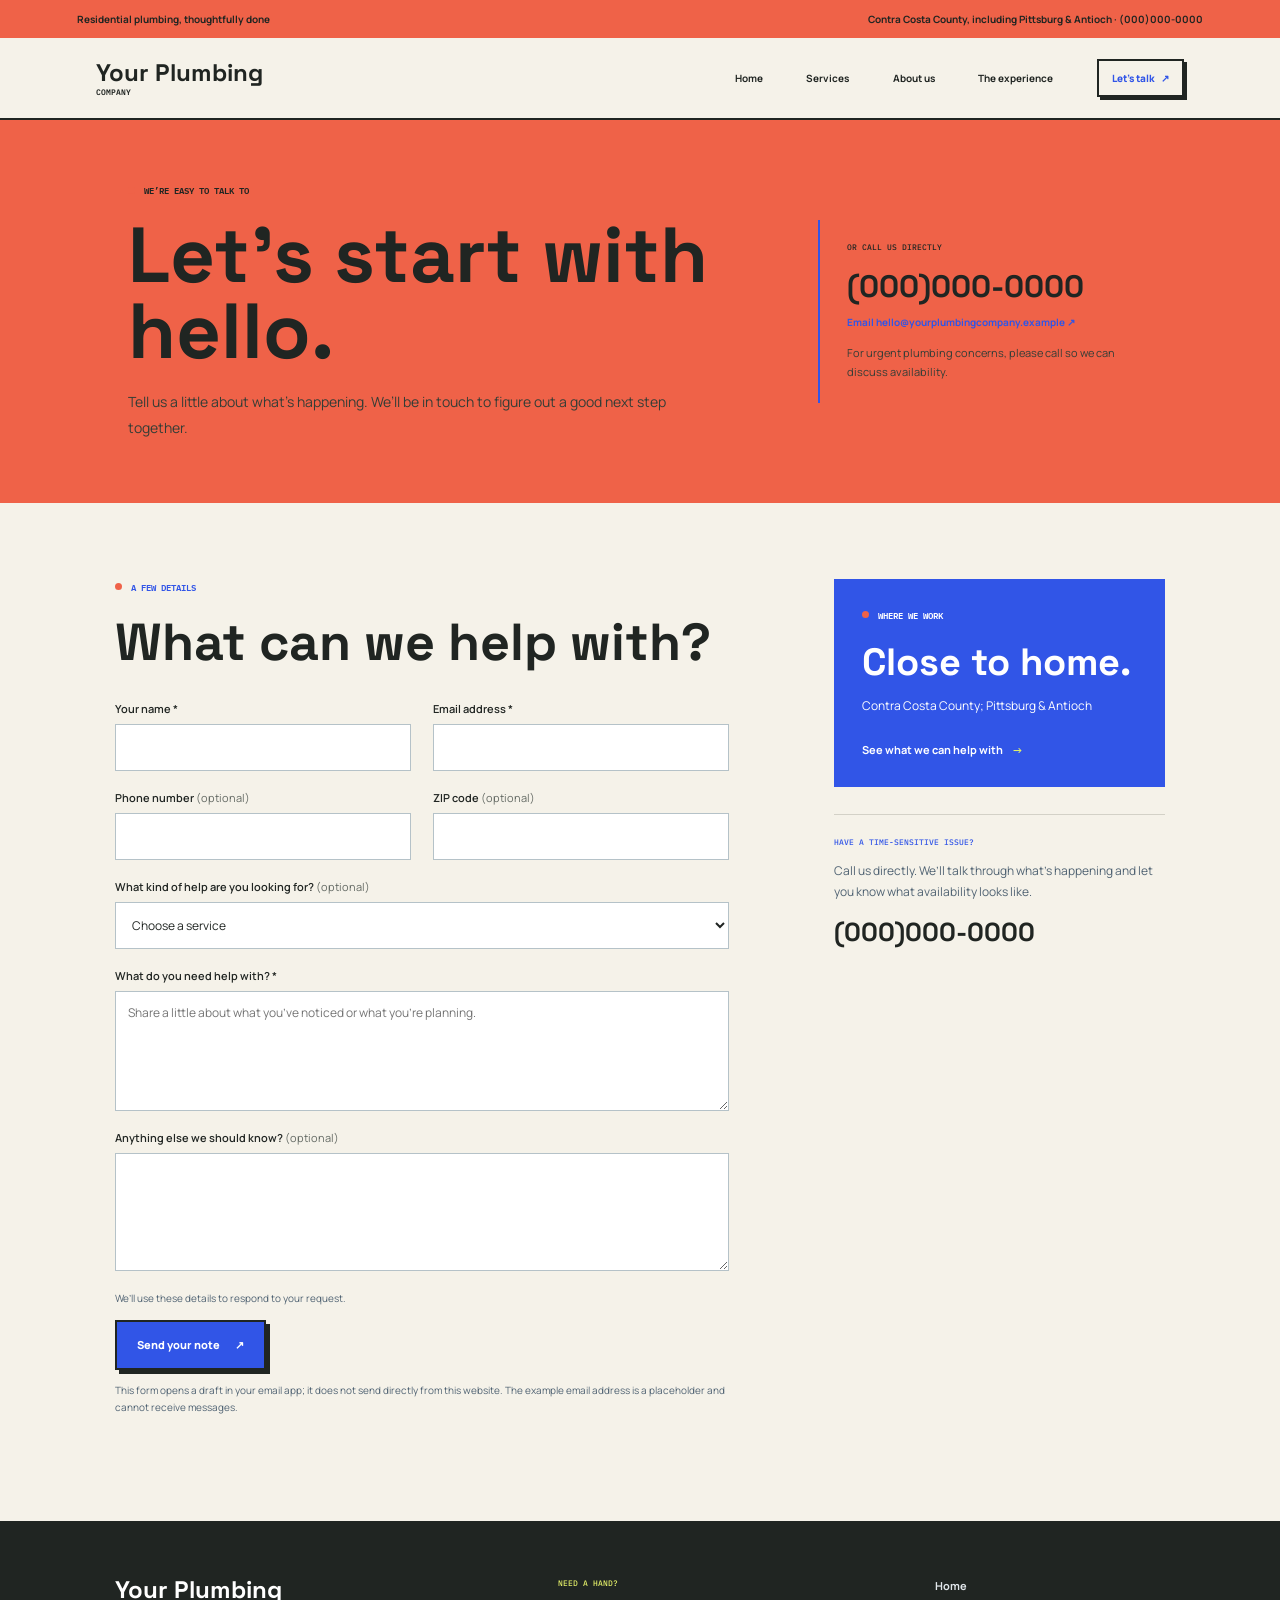
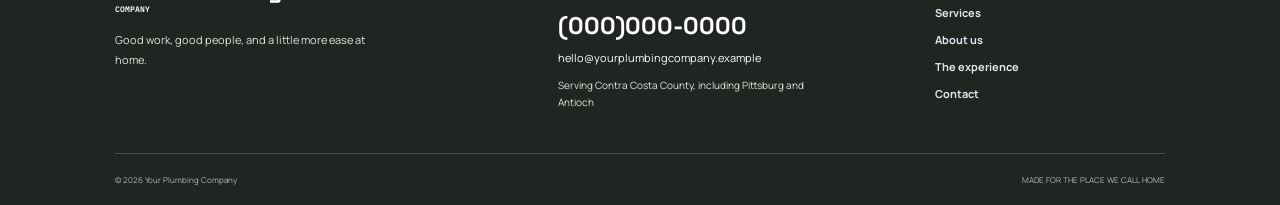
<file: contact.html>
<!doctype html>
<html lang="en">
  <head>
    <meta charset="utf-8">
    <meta name="viewport" content="width=device-width, initial-scale=1">
    <meta name="theme-color" content="#202522">
    <meta name="description" content="Contact Your Plumbing Company about residential plumbing repairs, fixtures, water heaters, or projects in Contra Costa County.">
    <meta name="robots" content="index,follow">
    <title>Contact Your Plumbing Company | Contra Costa County</title>
    <meta property="og:type" content="website">
    <meta property="og:title" content="Contact Your Plumbing Company | Contra Costa County">
    <meta property="og:description" content="Tell us a little about what’s happening at home and we’ll figure out a good next step together.">
    <meta property="og:image" content="https://images.unsplash.com/photo-1585704032915-c3400ca199e7?auto=format&amp;fit=crop&amp;w=1200&amp;h=630&amp;q=80">
    <meta property="og:image:alt" content="Chrome faucet and hand shower above a bathtub">
    <meta name="twitter:card" content="summary_large_image">
    <link rel="preconnect" href="https://fonts.googleapis.com">
    <link rel="preconnect" href="https://fonts.gstatic.com" crossorigin>
    <link href="https://fonts.googleapis.com/css2?family=IBM+Plex+Mono:wght@400;500;600&amp;family=Manrope:wght@400;500;600;700;800&amp;family=Space+Grotesk:wght@400;500;600;700&amp;display=swap" rel="stylesheet">
    <link rel="stylesheet" href="styles.css?v=graphic-template">
    <script src="script.js" defer></script>
  </head>
  <body class="page-contact">
    <a class="skip-link" href="#main">Skip to content</a>
    <div class="topbar"><p>Residential plumbing, thoughtfully done</p><a href="tel:0000000000">Contra Costa County, including Pittsburg &amp; Antioch <span aria-hidden="true">·</span> (000)000-0000</a></div>
    <header class="site-header"><a class="wordmark" href="index.html" aria-label="Your Plumbing Company, home"><span>Your Plumbing</span><span class="wordmark-sub">COMPANY</span></a><button class="menu-toggle" type="button" aria-expanded="false" aria-controls="site-nav" aria-label="Open navigation menu"><span></span><span></span></button><nav class="site-nav" id="site-nav" aria-label="Main navigation"><a href="index.html">Home</a><a href="services.html">Services</a><a href="about.html">About us</a><a href="experience.html">The experience</a><a class="nav-cta" href="contact.html" aria-current="page">Let’s talk <span aria-hidden="true">↗</span></a></nav></header>
    <main id="main">
      <section class="contact-heading"><div><p class="eyebrow"><span class="eyebrow-mark"></span> WE’RE EASY TO TALK TO</p><h1>Let’s start with hello.</h1><p>Tell us a little about what’s happening. We’ll be in touch to figure out a good next step together.</p></div><aside class="call-panel"><p class="footer-label">OR CALL US DIRECTLY</p><a href="tel:0000000000">(000)000-0000</a><a class="call-email" href="mailto:hello@yourplumbingcompany.example">Email hello@yourplumbingcompany.example ↗</a><p>For urgent plumbing concerns, please call so we can discuss availability.</p></aside></section>
      <div class="contact-layout">
        <section class="contact-form-section" aria-labelledby="form-title"><p class="eyebrow"><span class="eyebrow-mark"></span> A FEW DETAILS</p><h2 id="form-title">What can we help with?</h2><form id="contact-form">
          <div class="form-grid"><div class="form-field"><label for="name">Your name <span aria-hidden="true">*</span></label><input id="name" name="name" autocomplete="name" required></div><div class="form-field"><label for="email">Email address <span aria-hidden="true">*</span></label><input id="email" name="email" type="email" autocomplete="email" required></div><div class="form-field"><label for="phone">Phone number <span class="optional">(optional)</span></label><input id="phone" name="phone" type="tel" autocomplete="tel"></div><div class="form-field"><label for="zip">ZIP code <span class="optional">(optional)</span></label><input id="zip" name="postal-code" autocomplete="postal-code" inputmode="numeric"></div><div class="form-field form-field-wide"><label for="service">What kind of help are you looking for? <span class="optional">(optional)</span></label><select id="service" name="service"><option value="">Choose a service</option><option>Repair or troubleshooting</option><option>Fixture or home upgrade</option><option>Water heater or filtration</option><option>Remodel or planned project</option><option>Not quite sure yet</option></select></div><div class="form-field form-field-wide"><label for="message">What do you need help with? <span aria-hidden="true">*</span></label><textarea id="message" name="message" rows="5" placeholder="Share a little about what you’ve noticed or what you’re planning." required></textarea></div><div class="form-field form-field-wide"><label for="notes">Anything else we should know? <span class="optional">(optional)</span></label><textarea id="notes" name="notes" rows="3"></textarea></div></div>
          <p class="form-note">We’ll use these details to respond to your request.</p><button class="button button-dark" type="submit">Send your note <span aria-hidden="true">↗</span></button><p class="form-status" id="form-status" role="status" aria-live="polite"></p><p class="form-limitation">This form opens a draft in your email app; it does not send directly from this website. The example email address is a placeholder and cannot receive messages.</p>
        </form></section>
        <aside class="contact-aside"><section class="area-panel" aria-labelledby="area-title"><p class="eyebrow eyebrow-light"><span class="eyebrow-mark"></span> WHERE WE WORK</p><h2 id="area-title">Close to home.</h2><p>Contra Costa County; Pittsburg &amp; Antioch</p><a class="text-link text-link-light" href="services.html">See what we can help with <span aria-hidden="true">→</span></a></section><section class="urgent-panel"><p class="footer-label">HAVE A TIME-SENSITIVE ISSUE?</p><p>Call us directly. We’ll talk through what’s happening and let you know what availability looks like.</p><a href="tel:0000000000">(000)000-0000</a></section></aside>
      </div>
    </main>
    <footer class="site-footer"><div class="footer-main"><div class="footer-brand"><a class="wordmark wordmark-footer" href="index.html" aria-label="Your Plumbing Company, home"><span>Your Plumbing</span><span class="wordmark-sub">COMPANY</span></a><p>Good work, good people, and a little more ease at home.</p></div><div class="footer-contact"><p class="footer-label">NEED A HAND?</p><a class="footer-phone" href="tel:0000000000">(000)000-0000</a><a href="mailto:hello@yourplumbingcompany.example">hello@yourplumbingcompany.example</a><p>Serving Contra Costa County, including Pittsburg and Antioch</p></div><nav class="footer-nav" aria-label="Footer navigation"><a href="index.html">Home</a><a href="services.html">Services</a><a href="about.html">About us</a><a href="experience.html">The experience</a><a href="contact.html">Contact</a></nav></div><div class="footer-bottom"><span>© <span id="current-year"></span> Your Plumbing Company</span><span>MADE FOR THE PLACE WE CALL HOME</span></div></footer>
  </body>
</html>
</file>
<file: styles.css>
:root {
  color-scheme: light;
  --navy: #202522;
  --off-white: #f5f2e9;
  --white: #fff;
  --teal: #3155e7;
  --copper: #ef6248;
  --citron: #e3ef69;
  --slate: #646a64;
  --line: #d3d1c7;
  --display: "Space Grotesk", "Arial Narrow", sans-serif;
  --sans: "Manrope", "Helvetica Neue", sans-serif;
  --mono: "IBM Plex Mono", monospace;
}

* { box-sizing: border-box; }
html { scroll-behavior: smooth; }
body { margin: 0; background: var(--off-white); color: var(--navy); font-family: var(--sans); -webkit-font-smoothing: antialiased; }
a { color: inherit; }
a:focus-visible, button:focus-visible, summary:focus-visible, input:focus-visible, select:focus-visible, textarea:focus-visible { outline: 3px solid var(--copper); outline-offset: 4px; }
h1, h2, h3, p { overflow-wrap: anywhere; }

.skip-link { position: fixed; z-index: 30; top: 8px; left: 8px; padding: 12px 16px; transform: translateY(-150%); background: var(--white); color: var(--navy); font-weight: 700; }
.skip-link:focus { transform: translateY(0); }
.topbar { min-height: 38px; padding: 0 6%; display: flex; align-items: center; justify-content: space-between; gap: 20px; background: var(--copper); color: var(--navy); font-size: 10px; font-weight: 700; }
.topbar p { margin: 0; }
.topbar a { color: inherit; text-decoration: none; }
.topbar a:hover { color: var(--teal); }
.site-header { position: relative; z-index: 10; min-height: 82px; padding: 0 7.5%; display: flex; align-items: center; justify-content: space-between; border-bottom: 2px solid var(--navy); background: var(--off-white); }
.wordmark { display: inline-flex; flex-direction: column; gap: 3px; color: var(--navy); font-family: var(--display); font-size: 24px; font-weight: 700; line-height: 1; text-decoration: none; }
.wordmark-sub { font-family: var(--mono); font-size: 8px; font-weight: 600; }
.site-nav { display: flex; align-items: center; gap: clamp(20px, 3.4vw, 46px); }
.site-nav a, .footer-nav a { font-size: 10px; font-weight: 700; text-decoration: none; }
.site-nav a:hover, .footer-nav a:hover { color: var(--teal); }
.site-nav a[aria-current="page"] { color: var(--teal); }
.site-nav .nav-cta { padding: 10px 13px; border: 2px solid var(--navy); box-shadow: 3px 3px 0 var(--navy); color: var(--teal); font-weight: 800; }
.nav-cta span { margin-left: 4px; }
.menu-toggle { display: none; }

.eyebrow { margin: 0 0 19px; display: flex; align-items: center; gap: 9px; color: var(--teal); font: 600 9px var(--mono); }
.eyebrow-mark { width: 7px; height: 7px; flex: 0 0 auto; border-radius: 50%; background: var(--copper); }
.eyebrow-light { color: var(--white); }
.button { min-height: 50px; padding: 0 20px; display: inline-flex; align-items: center; justify-content: center; gap: 15px; border: 2px solid var(--navy); box-shadow: 4px 4px 0 var(--navy); font: 800 11px var(--sans); text-decoration: none; transition: background-color 160ms ease, transform 160ms ease, box-shadow 160ms ease; cursor: pointer; }
.button:hover { transform: translate(3px, 3px); box-shadow: 1px 1px 0 var(--navy); }
.button-dark { background: var(--teal); color: var(--white); }
.button-dark:hover { background: #2340bd; }
.button-light { background: var(--white); color: var(--navy); }
.button-light:hover { background: #dce9e9; }
.text-link { display: inline-flex; align-items: center; gap: 9px; color: var(--navy); font-size: 11px; font-weight: 700; text-decoration: none; }
.text-link span { color: var(--teal); transition: transform 160ms ease; }
.text-link:hover span { transform: translateX(4px); }
.text-link-light { color: var(--white); }
.text-link-light span { color: var(--citron); }
.photo-caption { position: absolute; right: 0; bottom: 0; max-width: calc(100% - 20px); padding: 12px 17px; border: 2px solid var(--navy); background: var(--off-white); color: var(--navy); font: 700 12px var(--display); }

/* Home: oversized editorial title above a panoramic service photograph. */
.hero { position: relative; padding: 67px 8.5% 0; display: grid; grid-template-columns: 1fr; border-bottom: 3px solid var(--navy); background-color: var(--citron); background-image: linear-gradient(rgb(32 37 34 / 5%) 1px, transparent 1px), linear-gradient(90deg, rgb(32 37 34 / 5%) 1px, transparent 1px); background-size: 24px 24px; }
.hero-copy { max-width: 1240px; width: 100%; margin: 0 auto; padding: 0 0 39px; display: grid; grid-template-columns: minmax(0, 1.15fr) minmax(280px, .72fr); align-items: end; column-gap: 8%; }
.hero-copy .eyebrow { grid-column: 1 / -1; }
.hero h1, .page-hero h1, .about-hero h1, .experience-hero h1, .contact-heading h1 { margin: 0; font: 700 88px/.98 var(--display); }
.hero h1 { max-width: 760px; grid-column: 1; }
.hero h1, .page-hero h1, .about-hero h1, .experience-hero h1, .contact-heading h1 { font-weight: 700; }
.hero .eyebrow { color: var(--navy); }
.hero h1 em, .team-copy h2 em { color: var(--teal); font-weight: 700; }
.hero-intro { max-width: 465px; margin: 0 0 19px; grid-column: 2; grid-row: 2; color: #506373; font-size: 14px; line-height: 1.8; }
.hero-actions { grid-column: 2; grid-row: 3; display: flex; align-items: center; flex-wrap: wrap; gap: 22px; }
.service-note { margin: 18px 0 0; grid-column: 1; grid-row: 3; display: flex; align-items: center; gap: 9px; color: var(--slate); font-size: 10px; }
.service-note span { width: 6px; height: 6px; border-radius: 50%; background: var(--copper); }
.hero-visual { position: relative; max-width: 1440px; width: 100%; margin: 0 auto; padding: 0 0 24px; }
.hero-photo-wrap { position: relative; height: clamp(330px, 43vw, 570px); border: 3px solid var(--navy); box-shadow: 12px 12px 0 var(--teal); overflow: hidden; }
.hero-photo, .experience-image img, .team-image img, .page-hero-media img, .about-hero-image img, .experience-hero-image img { width: 100%; height: 100%; display: block; object-fit: cover; }
.hero-photo { object-position: center 48%; }
.round-stamp { position: absolute; z-index: 1; top: 28px; left: -28px; width: 91px; height: 91px; display: grid; place-items: center; border: 2px solid var(--navy); border-radius: 0; background: var(--copper); color: var(--navy); transform: rotate(-7deg); }
.round-stamp svg { position: absolute; width: 100%; height: 100%; animation: stamp-turn 32s linear infinite; }
.round-stamp text { fill: currentColor; font: 600 8px var(--sans); letter-spacing: 0; }
.round-stamp > span { font-size: 24px; }
@keyframes stamp-turn { to { transform: rotate(360deg); } }
.vertical-label { position: absolute; top: 42%; right: -30px; margin: 0; color: var(--navy); font: 500 8px var(--mono); writing-mode: vertical-rl; }
.hero-index { position: absolute; right: 0; bottom: 0; color: var(--slate); font-size: 9px; letter-spacing: 0; }
.trust-strip { min-height: 97px; padding: 20px 10%; display: grid; grid-template-columns: 1.1fr repeat(3, 1fr); align-items: center; gap: 22px; border-top: 2px solid var(--navy); border-bottom: 2px solid var(--navy); }
.trust-strip p { margin: 0; }
.trust-strip p:not(.trust-label) { font: 700 18px var(--display); }
.trust-label { color: var(--slate); font: 500 8px var(--mono); }
.services-section { max-width: 1440px; margin: auto; padding: 110px 10% 120px; }
.section-heading { margin-bottom: 40px; display: flex; align-items: end; justify-content: space-between; gap: 25px; }
.section-heading .eyebrow { margin-bottom: 17px; }
.section-heading h2, .team-copy h2, .experience-copy h2, .cta-inner h2 { margin: 0; font: 700 62px/1.08 var(--display); }
.section-heading > .text-link { margin-bottom: 8px; }
.service-list { border-top: 1px solid var(--line); }
.service-row { min-height: 82px; display: grid; grid-template-columns: 52px minmax(200px, 1fr) minmax(220px, .8fr) 25px; align-items: center; gap: 18px; border-bottom: 1px solid var(--line); text-decoration: none; transition: padding 160ms ease, background-color 160ms ease; }
.service-row:hover { padding-inline: 11px; background: #eaf0f1; }
.service-number { color: var(--copper); font-size: 10px; }
.service-name { font: 600 21px var(--display); }
.service-description { color: var(--slate); font-size: 11px; }
.service-arrow { justify-self: end; color: var(--teal); font-size: 17px; }
.experience-feature { min-height: 490px; display: grid; grid-template-columns: 1.12fr .88fr; background: var(--teal); }
.experience-image { position: relative; min-height: 490px; }
.experience-image .photo-caption { right: auto; left: 0; }
.experience-copy { position: relative; padding: 72px clamp(38px, 7vw, 105px); display: flex; flex-direction: column; align-items: flex-start; justify-content: center; color: var(--white); }
.experience-copy h2 { max-width: 500px; }
.experience-copy > p:not(.eyebrow) { max-width: 410px; margin: 20px 0 26px; color: #c3cdd4; font-size: 13px; line-height: 1.85; }
.experience-detail { position: absolute; right: 28px; bottom: 23px; color: var(--white); font: 500 8px var(--mono); }
.team-section { max-width: 1330px; margin: auto; padding: 117px 10%; display: grid; grid-template-columns: .9fr 1.1fr; align-items: center; gap: 9%; }
.team-copy h2 { font-size: 60px; }
.team-copy > p:not(.eyebrow) { max-width: 430px; margin: 21px 0; color: #506373; font-size: 13px; line-height: 1.9; }
.team-image { position: relative; height: clamp(330px, 38vw, 450px); margin: 0; border: 3px solid var(--navy); box-shadow: 11px 11px 0 var(--copper); }
.team-image-mark { position: absolute; top: -17px; right: -17px; width: 58px; height: 58px; display: grid; align-content: center; justify-content: center; background: var(--copper); color: var(--navy); font: 700 17px/.9 var(--display); text-align: center; }
.team-image-mark span { margin-top: 4px; font: 700 7px var(--sans); letter-spacing: 0; }
.closing-cta { padding: 82px 8%; border-block: 3px solid var(--navy); background: var(--copper); color: var(--navy); }
.cta-inner { position: relative; max-width: 890px; margin: auto; text-align: center; }
.cta-inner .eyebrow { justify-content: center; color: var(--navy); }
.cta-inner .eyebrow-mark { background: var(--copper); }
.cta-inner h2 { font-size: 70px; }
.cta-inner > p:not(.eyebrow) { max-width: 500px; margin: 18px auto 25px; color: var(--navy); font-size: 13px; line-height: 1.8; }
.cta-spark { position: absolute; top: 2px; right: 0; color: var(--teal); font-size: 39px; }

/* Services: a photo-and-copy masthead, a pinned section index, and offset service rows. */
.page-hero { min-height: 535px; padding: 62px 8.5%; display: grid; grid-template-columns: .82fr 1.18fr; align-items: center; gap: 8%; background: var(--teal); color: var(--white); }
.page-hero h1 { max-width: 550px; font-size: 76px; }
.page-hero .eyebrow { color: var(--citron); }
.page-hero-intro { max-width: 450px; margin: 20px 0 25px; color: #cad4da; font-size: 14px; line-height: 1.85; }
.page-hero-media, .about-hero-image, .experience-hero-image { position: relative; min-width: 0; height: clamp(330px, 38vw, 465px); margin: 0; }
.page-hero-media img { object-position: center; }
.page-anchor-nav { position: sticky; z-index: 5; top: 0; min-height: 68px; padding: 15px 8.5%; display: flex; align-items: center; justify-content: space-between; gap: 18px; border-bottom: 1px solid var(--line); background: rgb(244 246 247 / 96%); backdrop-filter: blur(8px); }
.page-anchor-nav span { color: var(--slate); font-size: 9px; font-weight: 700; letter-spacing: 0; text-transform: uppercase; }
.page-anchor-nav a { font-size: 11px; font-weight: 600; text-decoration-color: transparent; text-underline-offset: 5px; }
.page-anchor-nav a:hover { color: var(--teal); text-decoration-color: currentColor; }
.service-detail { min-height: 380px; padding: 80px 11%; display: grid; grid-template-columns: 90px minmax(0, 1fr); gap: 38px; scroll-margin-top: 70px; }
.service-detail--light { background: var(--off-white); }
.service-detail--navy { background: var(--teal); color: var(--white); }
.service-detail-number { padding-top: 3px; color: var(--copper); font: 700 56px/.95 var(--display); }
.service-detail-copy { display: grid; grid-template-columns: minmax(0, 1fr) minmax(250px, .82fr); column-gap: 8%; align-content: start; }
.service-detail-copy .eyebrow, .service-detail-copy h2, .service-detail-copy > p:not(.eyebrow) { grid-column: 1; }
.service-detail-copy h2, .story-copy h2, .values-heading h2, .local-band h2, .faq-section h2, .experience-intro h2, .journey-heading h2, .contact-form-section h2, .area-panel h2 { margin: 0; font: 700 50px/1.1 var(--display); }
.service-detail-copy > p:not(.eyebrow) { margin: 17px 0 20px; color: #506373; font-size: 13px; line-height: 1.85; }
.service-detail--navy .service-detail-copy > p:not(.eyebrow) { color: var(--white); }
.offering-list { margin: 3px 0 22px; padding: 0; grid-column: 2; grid-row: 2 / span 2; display: grid; grid-template-columns: 1fr 1fr; align-content: start; gap: 14px 21px; list-style: none; }
.offering-list li { padding: 0 0 10px 15px; border-bottom: 1px solid var(--line); color: #455969; font-size: 11px; line-height: 1.5; }
.offering-list li::before { margin-left: -15px; padding-right: 8px; color: var(--copper); content: "·"; }
.service-detail--navy .offering-list li { border-color: rgb(255 255 255 / 20%); color: #e0e7eb; }
.service-detail-copy .text-link { grid-column: 2; align-self: start; }
.local-band { padding: 74px 11%; display: grid; grid-template-columns: minmax(0, 1fr) auto; align-items: end; gap: 40px; background: #e6edef; }
.local-band h2 { max-width: 600px; }
.local-band > div > p:last-child { max-width: 700px; margin: 16px 0 0; color: #506373; font-size: 13px; line-height: 1.85; }
.local-band > .text-link { margin-bottom: 6px; white-space: nowrap; }
.faq-section { padding: 90px 15%; }
.faq-section .eyebrow { margin-bottom: 16px; }
.faq-section h2 { margin-bottom: 29px; }
.faq-list { border-top: 1px solid var(--line); }
.faq-list details { border-bottom: 1px solid var(--line); }
.faq-list summary { position: relative; padding: 21px 35px 21px 0; color: var(--navy); font: 600 20px var(--display); cursor: pointer; list-style: none; }
.faq-list summary::-webkit-details-marker { display: none; }
.faq-list summary::after { position: absolute; right: 3px; color: var(--teal); content: "+"; font: 20px var(--sans); }
.faq-list details[open] summary::after { content: "−"; }
.faq-list details p { max-width: 700px; margin: 0 40px 22px 0; color: #506373; font-size: 12px; line-height: 1.8; }

/* About: image-first story, then an open principles spread. */
.about-hero { min-height: 610px; padding: 0 8.5% 0 0; display: grid; grid-template-columns: 1.08fr .92fr; align-items: stretch; gap: 0; background: var(--citron); }
.about-hero-image { height: 610px; }
.about-hero-image img { object-position: center 38%; }
.about-hero-copy { align-self: center; padding: 60px 0 60px 12%; }
.about-hero h1 { max-width: 540px; font-size: 75px; }
.about-hero-copy > p:last-child { max-width: 430px; margin: 20px 0 0; color: #506373; font-size: 14px; line-height: 1.85; }
.story-section { padding: 105px 12%; display: grid; grid-template-columns: .72fr 1.28fr; gap: 9%; }
.story-marker { display: flex; flex-direction: column; align-items: flex-start; gap: 30px; }
.story-marker .eyebrow { margin: 0; }
.story-marker > span { color: var(--copper); font-size: 10px; font-weight: 700; letter-spacing: 0; }
.story-copy h2 { margin-bottom: 20px; }
.story-copy > p { max-width: 690px; margin: 0 0 17px; color: #506373; font-size: 13px; line-height: 1.9; }
.values-section { padding: 84px 10% 94px; background: var(--copper); color: var(--navy); }
.values-heading { max-width: 620px; margin-bottom: 43px; }
.values-heading .eyebrow { color: var(--navy); }
.values-grid { display: grid; grid-template-columns: repeat(3, 1fr); gap: 34px; }
.values-grid article { padding-top: 18px; border-top: 2px solid rgb(32 37 34 / 45%); }
.value-number { color: var(--teal); font: 600 10px var(--mono); }
.values-grid h3 { margin: 17px 0 9px; font: 700 24px var(--display); }
.values-grid p { max-width: 330px; margin: 0; color: var(--navy); font-size: 12px; line-height: 1.85; }

/* Experience: a deliberately editorial, numbered journey rather than repeated cards. */
.experience-hero { min-height: 590px; padding: 0 8.5% 0 0; display: grid; grid-template-columns: 1.05fr .95fr; align-items: stretch; gap: 0; background: var(--citron); color: var(--navy); }
.experience-hero-image { height: 590px; }
.experience-hero-image img { object-position: center 53%; }
.experience-hero-copy { align-self: center; padding: 60px 0 60px 12%; }
.experience-hero .eyebrow { color: var(--navy); }
.experience-hero h1 { max-width: 560px; font-size: 74px; }
.experience-hero-copy > p:not(.eyebrow) { max-width: 460px; margin: 20px 0 25px; color: #404a42; font-size: 14px; line-height: 1.85; }
.experience-hero .button-light { background: var(--teal); color: var(--white); }
.experience-intro { max-width: 1080px; margin: auto; padding: 94px 8%; }
.experience-intro h2 { max-width: 900px; font-size: 66px; }
.experience-intro > p:last-child { max-width: 650px; margin: 18px 0 0; color: #506373; font-size: 13px; line-height: 1.85; }
.journey-section { padding: 82px 8.5% 98px; background: var(--off-white); }
.journey-heading { margin: 0 0 42px; }
.journey-heading .eyebrow { color: var(--teal); }
.journey-steps { border-top: 1px solid #b8c7cc; }
.journey-step { min-height: 205px; padding: 26px 0; display: grid; grid-template-columns: 75px minmax(0, 1.2fr) minmax(190px, .68fr); align-items: start; gap: 25px; border-bottom: 1px solid #b8c7cc; }
.journey-number { color: var(--teal); font: 700 50px/.95 var(--display); }
.journey-step .eyebrow { margin: 0 0 9px; font-size: 8px; }
.journey-step h3 { margin: 0 0 10px; font: 700 31px var(--display); }
.journey-step > div > p:last-child { max-width: 580px; margin: 0; color: #506373; font-size: 12px; line-height: 1.85; }
.journey-note { align-self: center; margin: 0; color: var(--teal); font: italic 17px/1.45 var(--display); }
.experience-quote { padding: 80px 8%; background: var(--teal); color: var(--white); text-align: center; }
.experience-quote blockquote { max-width: 900px; margin: 0 auto 19px; font: 700 58px/1.13 var(--display); }
.experience-quote p { margin: 0; color: var(--citron); font: 600 9px var(--mono); }

/* Contact: a direct, high-contrast invitation and an uncluttered form column. */
.contact-heading { min-height: 340px; padding: 62px 10%; display: grid; grid-template-columns: minmax(0, 1fr) minmax(290px, .55fr); align-items: center; gap: 8%; background: var(--copper); color: var(--navy); }
.contact-heading .eyebrow { color: var(--navy); }
.contact-heading h1 { max-width: 690px; font-size: 78px; }
.contact-heading > div > p:last-child { max-width: 560px; margin: 19px 0 0; color: #343d36; font-size: 14px; line-height: 1.85; }
.call-panel { padding: 22px 0 22px 27px; border-left: 2px solid var(--teal); }
.call-panel .footer-label { margin: 0 0 14px; color: var(--navy); }
.call-panel > a { color: var(--navy); font: 700 31px var(--display); text-decoration: none; }
.call-panel > a.call-email { display: inline-block; margin-top: 8px; color: var(--teal); font: 700 10px/1.6 var(--sans); overflow-wrap: anywhere; }
.call-panel > p:last-child { max-width: 300px; margin: 12px 0 0; color: #343d36; font-size: 11px; line-height: 1.75; }
.contact-layout { max-width: 1420px; margin: auto; padding: 76px 9% 105px; display: grid; grid-template-columns: minmax(0, 1.3fr) minmax(270px, .7fr); align-items: start; gap: 10%; }
.contact-form-section h2 { margin-bottom: 30px; font-size: 52px; }
.form-grid { display: grid; grid-template-columns: 1fr 1fr; gap: 19px 22px; }
.form-field { display: flex; flex-direction: column; gap: 8px; }
.form-field-wide { grid-column: 1 / -1; }
.form-field label { color: var(--navy); font-size: 11px; font-weight: 600; }
.optional { color: var(--slate); font-weight: 400; }
.form-field input, .form-field select, .form-field textarea { width: 100%; min-height: 47px; padding: 11px 12px; border: 1px solid #b5c2c8; border-radius: 0; background: var(--white); color: var(--navy); font: 12px var(--sans); }
.form-field textarea { min-height: 118px; resize: vertical; line-height: 1.6; }
.form-note, .form-limitation { color: #506373; font-size: 10px; line-height: 1.7; }
.form-note { margin: 19px 0 13px; }
.form-limitation { margin: 12px 0 0; }
.form-status { margin: 12px 0 0; color: var(--teal); font-size: 12px; line-height: 1.7; }
.form-status:empty { display: none; }
.contact-aside { display: flex; flex-direction: column; gap: 27px; }
.area-panel { padding: 28px; background: var(--teal); color: var(--white); }
.area-panel .eyebrow { color: var(--white); }
.area-panel h2 { font-size: 38px; }
.area-panel > p:not(.eyebrow) { margin: 13px 0 20px; color: var(--white); font-size: 12px; line-height: 1.7; }
.urgent-panel { padding-top: 22px; border-top: 1px solid var(--line); }
.urgent-panel .footer-label { color: var(--teal); }
.urgent-panel > p:not(.footer-label) { max-width: 340px; color: #506373; font-size: 12px; line-height: 1.8; }
.urgent-panel > a { color: var(--navy); font: 700 26px var(--display); text-decoration: none; }

.site-footer { padding: 57px 9% 0; background: var(--navy); color: var(--white); }
.footer-main { max-width: 1400px; margin: auto; padding-bottom: 42px; display: grid; grid-template-columns: 1.2fr 1fr .7fr; gap: 48px; }
.wordmark-footer { color: var(--white); }
.footer-brand > p { max-width: 260px; margin: 17px 0 0; color: #e5e4dc; font-size: 11px; line-height: 1.8; }
.footer-label { margin: 0 0 13px; color: var(--citron); font: 500 8px var(--mono); }
.footer-contact { display: flex; flex-direction: column; align-items: flex-start; gap: 9px; }
.footer-contact a { color: var(--white); font-size: 11px; text-decoration: none; }
.footer-contact a:hover { color: var(--citron); text-decoration: underline; text-underline-offset: 3px; }
.footer-contact .footer-phone { font: 700 24px var(--display); }
.footer-contact > p:last-child { max-width: 260px; margin: 3px 0 0; color: #e5e4dc; font-size: 10px; line-height: 1.7; }
.footer-nav { display: flex; flex-direction: column; align-items: flex-start; gap: 12px; }
.footer-nav a { color: #e1e7eb; font-size: 11px; }
.footer-bottom { min-height: 52px; display: flex; align-items: center; justify-content: space-between; gap: 15px; border-top: 1px solid rgb(255 255 255 / 18%); color: #abb9c3; font-size: 8px; letter-spacing: 0; }
.image-credit, .image-credit a { color: #abb9c3; font-size: 8px; letter-spacing: 0; }
.image-credit a { text-decoration: underline; text-underline-offset: 2px; }

@media (min-width: 1500px) {
  .hero, .services-section, .trust-strip { padding-left: max(8.5%, calc((100vw - 1250px) / 2)); padding-right: max(8.5%, calc((100vw - 1250px) / 2)); }
}
@media (max-width: 900px) {
  .hero h1, .page-hero h1, .about-hero h1, .experience-hero h1, .contact-heading h1 { font-size: 58px; }
  .section-heading h2, .team-copy h2, .experience-copy h2, .cta-inner h2 { font-size: 50px; }
  .experience-intro h2 { font-size: 54px; }
  .experience-quote blockquote { font-size: 48px; }
  .contact-form-section h2 { font-size: 46px; }
  .site-header { padding-inline: 5%; }
  .site-nav { gap: 18px; }
  .hero { padding-inline: 7%; }
  .hero-copy { grid-template-columns: minmax(0, 1fr) minmax(245px, .75fr); column-gap: 5%; }
  .trust-strip { padding-inline: 7%; gap: 15px; }
  .trust-strip p:not(.trust-label) { font-size: 17px; }
  .services-section { padding-inline: 7%; }
  .service-row { grid-template-columns: 40px minmax(190px, 1fr) minmax(165px, .8fr) 22px; gap: 12px; }
  .experience-copy { padding-inline: 8%; }
  .team-section { padding-inline: 8%; gap: 7%; }
  .page-hero { padding-inline: 7%; gap: 5%; }
  .service-detail { padding-inline: 8%; }
  .service-detail-copy { column-gap: 5%; }
  .offering-list { grid-template-columns: 1fr; gap: 8px; }
  .local-band { padding-inline: 8%; }
  .faq-section, .story-section { padding-inline: 9%; }
  .values-section, .journey-section { padding-inline: 7%; }
  .about-hero, .experience-hero { padding-right: 7%; }
  .about-hero-copy, .experience-hero-copy { padding-left: 9%; }
  .contact-heading { padding-inline: 7%; }
  .contact-layout { padding-inline: 7%; gap: 6%; }
  .site-footer { padding-inline: 7%; }
}
@media (max-width: 650px) {
  .topbar { min-height: 45px; padding: 6px 5%; flex-direction: column; justify-content: center; gap: 3px; font-size: 8px; text-align: center; }
  .site-header { min-height: 72px; padding-inline: 6%; }
  .wordmark { font-size: 21px; }
  .menu-toggle { width: 42px; height: 42px; padding: 12px 9px; display: flex; flex-direction: column; justify-content: center; gap: 6px; border: 1px solid var(--line); background: transparent; color: var(--navy); cursor: pointer; }
  .menu-toggle span { width: 22px; height: 1px; display: block; background: currentColor; transition: transform 160ms ease; }
  .menu-toggle[aria-expanded="true"] span:first-child { transform: translateY(3.5px) rotate(45deg); }
  .menu-toggle[aria-expanded="true"] span:last-child { transform: translateY(-3.5px) rotate(-45deg); }
  .site-nav { position: absolute; top: 100%; right: 0; left: 0; padding: 8px 6% 17px; display: none; flex-direction: column; align-items: stretch; gap: 0; border-top: 1px solid var(--line); background: var(--off-white); }
  .site-nav.is-open { display: flex; }
  .site-nav a { padding: 13px 0; border-bottom: 1px solid var(--line); }
  .site-nav .nav-cta { border: 0; }
  .site-nav a[aria-current="page"] { width: fit-content; }
  .hero { padding: 52px 0 0; }
  .hero-copy { padding: 0 7% 30px; grid-template-columns: 1fr; gap: 0; }
  .hero-copy .eyebrow, .hero h1, .hero-intro, .hero-actions, .service-note { grid-column: 1; grid-row: auto; }
  .hero h1 { font-size: 48px; }
  .hero-intro { margin: 17px 0 18px; font-size: 13px; }
  .hero-actions { align-items: flex-start; flex-direction: row; gap: 16px; }
  .button { min-height: 47px; padding-inline: 15px; gap: 9px; font-size: 10px; }
  .service-note { margin-top: 18px; }
  .hero-visual { padding: 0 6% 20px; }
  .hero-photo-wrap { height: 78vw; min-height: 270px; max-height: 390px; }
  .round-stamp { top: 15px; left: 3%; width: 72px; height: 72px; }
  .vertical-label { right: 2%; font-size: 7px; }
  .hero-index { right: 6%; }
  .trust-strip { padding: 23px 7%; grid-template-columns: 1fr 1fr; gap: 15px 12px; }
  .trust-label { grid-column: 1 / -1; }
  .trust-strip p:not(.trust-label) { font-size: 17px; }
  .services-section { padding: 69px 7% 76px; }
  .section-heading { align-items: flex-start; flex-direction: column; gap: 16px; margin-bottom: 28px; }
  .section-heading h2, .team-copy h2 { font-size: 43px; }
  .service-row { min-height: 91px; grid-template-columns: 27px minmax(0, 1fr) 20px; gap: 7px 10px; padding-block: 12px; }
  .service-number { grid-row: 1 / 3; align-self: start; padding-top: 4px; }
  .service-name { font-size: 18px; }
  .service-description { grid-column: 2; grid-row: 2; font-size: 10px; }
  .service-arrow { grid-column: 3; grid-row: 1 / 3; }
  .experience-feature { grid-template-columns: 1fr; }
  .experience-image { min-height: 0; height: 68vw; max-height: 370px; }
  .experience-copy { min-height: 360px; padding: 48px 8% 61px; }
  .experience-copy h2 { font-size: 43px; }
  .experience-detail { right: 18px; bottom: 17px; }
  .team-section { padding: 67px 8% 74px; grid-template-columns: 1fr; gap: 31px; }
  .team-copy > p:not(.eyebrow) { font-size: 12px; }
  .team-image { height: 82vw; min-height: 280px; max-height: 380px; margin-right: 9px; }
  .team-image-mark { right: -9px; }
  .closing-cta { padding: 66px 7%; }
  .cta-inner h2 { font-size: 44px; }
  .cta-inner > p:not(.eyebrow) { font-size: 12px; }
  .cta-spark { top: -24px; right: 0; font-size: 28px; }
  .page-hero { min-height: 0; padding: 50px 7% 0; grid-template-columns: 1fr; gap: 28px; }
  .page-hero h1, .about-hero h1, .experience-hero h1, .contact-heading h1 { font-size: 47px; }
  .page-hero-intro, .about-hero-copy > p:last-child, .experience-hero-copy > p:not(.eyebrow), .contact-heading > div > p:last-child { margin: 16px 0 20px; font-size: 13px; }
  .page-hero-media { height: 65vw; min-height: 250px; max-height: 340px; }
  .page-anchor-nav { position: static; padding: 17px 7%; display: flex; flex-wrap: wrap; justify-content: flex-start; gap: 13px 20px; }
  .page-anchor-nav span { flex-basis: 100%; }
  .service-detail { min-height: 0; padding: 53px 8%; grid-template-columns: 39px minmax(0, 1fr); gap: 15px; }
  .service-detail-number { font-size: 30px; }
  .service-detail-copy { display: block; }
  .service-detail-copy h2, .story-copy h2, .values-heading h2, .local-band h2, .faq-section h2, .experience-intro h2, .journey-heading h2, .contact-form-section h2 { font-size: 36px; }
  .service-detail-copy > p:not(.eyebrow) { font-size: 12px; }
  .offering-list { margin: 0 0 22px; grid-template-columns: 1fr; }
  .local-band { padding: 55px 8%; grid-template-columns: 1fr; gap: 18px; }
  .local-band > .text-link { white-space: normal; }
  .faq-section { padding: 64px 8%; }
  .faq-list summary { font-size: 18px; }
  .about-hero, .experience-hero { padding: 0; grid-template-columns: 1fr; gap: 0; }
  .about-hero-image, .experience-hero-image { height: 75vw; min-height: 270px; max-height: 390px; }
  .about-hero-copy, .experience-hero-copy { padding: 42px 8% 53px; }
  .story-section { padding: 64px 8%; grid-template-columns: 1fr; gap: 26px; }
  .story-marker { gap: 13px; }
  .values-section { padding: 62px 8% 70px; }
  .values-heading { margin-bottom: 28px; }
  .values-grid { grid-template-columns: 1fr; gap: 20px; }
  .values-grid article { padding-top: 14px; }
  .values-grid h3 { margin: 12px 0 7px; }
  .experience-intro { padding: 64px 8%; }
  .journey-section { padding: 61px 8% 70px; }
  .journey-heading { margin-bottom: 25px; }
  .journey-step { min-height: 0; padding: 22px 0; grid-template-columns: 42px minmax(0, 1fr); gap: 11px 14px; }
  .journey-number { grid-row: 1 / 3; font-size: 29px; }
  .journey-step h3 { font-size: 25px; }
  .journey-note { grid-column: 2; font-size: 15px; }
  .experience-quote { padding: 60px 8%; }
  .contact-heading { min-height: 0; padding: 51px 7% 40px; grid-template-columns: 1fr; gap: 25px; }
  .call-panel { padding: 18px 0 18px 20px; }
  .contact-layout { padding: 55px 7% 70px; grid-template-columns: 1fr; gap: 43px; }
  .form-grid { grid-template-columns: 1fr; gap: 16px; }
  .form-field-wide { grid-column: auto; }
  .area-panel { padding: 24px; }
  .site-footer { padding: 45px 7% 0; }
  .footer-main { padding-bottom: 34px; grid-template-columns: 1fr 1fr; gap: 31px 20px; }
  .footer-brand { grid-column: 1 / -1; }
  .footer-bottom { min-height: 59px; padding: 10px 0; flex-wrap: wrap; justify-content: flex-start; font-size: 7px; }
  .image-credit { flex-basis: 100%; }
}
@media (max-width: 370px) {
  .topbar { font-size: 7px; }
  .hero h1, .page-hero h1, .about-hero h1, .experience-hero h1, .contact-heading h1 { font-size: 42px; }
  .hero-actions { align-items: flex-start; flex-direction: column; }
  .footer-main { grid-template-columns: 1fr; }
  .footer-brand { grid-column: auto; }
}
@media (prefers-reduced-motion: reduce) {
  *, *::before, *::after { scroll-behavior: auto !important; animation-duration: .01ms !important; animation-iteration-count: 1 !important; transition-duration: .01ms !important; }
}
</file>
